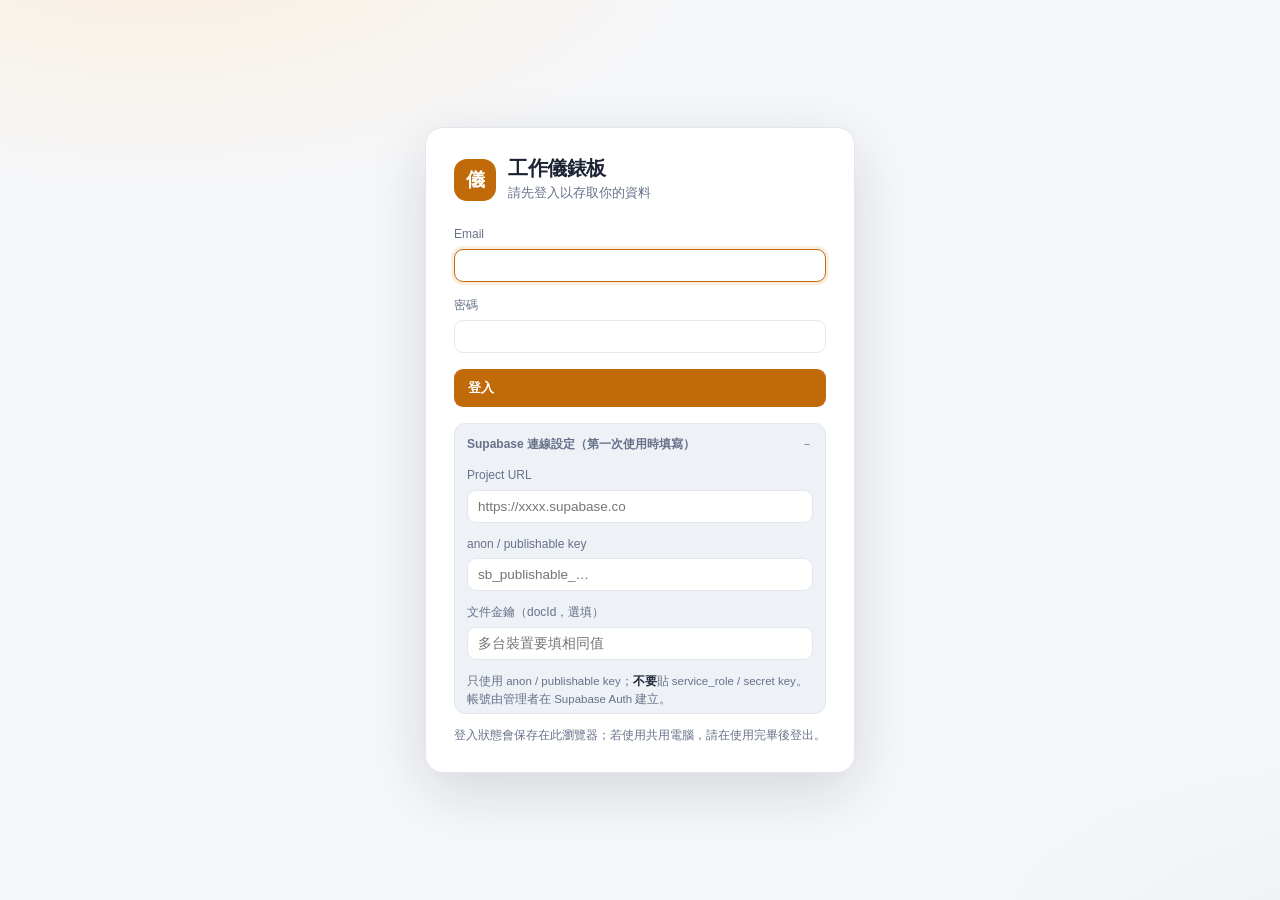
<file: index.html>
<!doctype html>
<html lang="zh-Hant">
<head>
<meta charset="utf-8" />
<meta name="viewport" content="width=device-width, initial-scale=1, viewport-fit=cover" />
<meta name="theme-color" content="#f6f7f9" media="(prefers-color-scheme: light)" />
<meta name="theme-color" content="#0f1115" media="(prefers-color-scheme: dark)" />
<meta name="apple-mobile-web-app-capable" content="yes" />
<meta name="mobile-web-app-capable" content="yes" />
<meta name="apple-mobile-web-app-status-bar-style" content="default" />
<meta name="apple-mobile-web-app-title" content="儀錶板" />
<meta name="description" content="個人工作儀錶板：任務、AI 工作區、專案、會議與私人行程、文件、工時統計與工作報表" />
<title>工作儀錶板</title>
<link rel="icon" href="data:image/svg+xml,%3Csvg xmlns='http://www.w3.org/2000/svg' viewBox='0 0 64 64'%3E%3Crect width='64' height='64' rx='14' fill='%23c06a0a'/%3E%3Ctext x='32' y='43' font-size='34' text-anchor='middle' fill='white' font-family='sans-serif'%3E%E5%84%80%3C/text%3E%3C/svg%3E" />
<link rel="stylesheet" href="styles.css?v=1.7" />
<script>
/* 在繪製前決定主題與主色，避免閃爍 */
(function(){
  try{
    var m = localStorage.getItem('wd-theme') || 'system';
    var d = m === 'system' ? (matchMedia('(prefers-color-scheme: dark)').matches ? 'dark' : 'light') : m;
    document.documentElement.dataset.theme = d;
    var a = localStorage.getItem('wd-accent');
    document.documentElement.dataset.accent = a || 'orange';
  }catch(e){}
})();
</script>
</head>
<body class="auth-locked">
<div class="auth-gate" id="auth-gate">
  <div class="auth-card">
    <div class="auth-brand">
      <div class="logo">儀</div>
      <div>
        <h1>工作儀錶板</h1>
        <p class="auth-sub">請先登入以存取你的資料</p>
      </div>
    </div>
    <form id="auth-form" class="auth-form">
      <div class="field">
        <label for="auth-email">Email</label>
        <input id="auth-email" type="email" autocomplete="username" inputmode="email" required>
      </div>
      <div class="field">
        <label for="auth-password">密碼</label>
        <input id="auth-password" type="password" autocomplete="current-password" required>
      </div>
      <p class="auth-error" id="auth-error" hidden></p>
      <button class="btn btn-primary auth-submit" id="auth-submit" type="submit">登入</button>
    </form>
    <details class="auth-config" id="auth-config">
      <summary>Supabase 連線設定（第一次使用時填寫）</summary>
      <div class="body">
        <div class="field">
          <label for="auth-url">Project URL</label>
          <input id="auth-url" type="url" placeholder="https://xxxx.supabase.co" autocomplete="off" spellcheck="false">
        </div>
        <div class="field">
          <label for="auth-key">anon / publishable key</label>
          <input id="auth-key" type="text" placeholder="sb_publishable_…" autocomplete="off" spellcheck="false">
        </div>
        <div class="field">
          <label for="auth-doc">文件金鑰（docId，選填）</label>
          <input id="auth-doc" type="text" placeholder="多台裝置要填相同值" autocomplete="off" spellcheck="false">
        </div>
        <p class="auth-note">只使用 anon / publishable key；<b>不要</b>貼 service_role / secret key。帳號由管理者在 Supabase Auth 建立。</p>
      </div>
    </details>
    <p class="auth-note">登入狀態會保存在此瀏覽器；若使用共用電腦，請在使用完畢後登出。</p>
    <noscript><p class="auth-note">此頁需要 JavaScript 才能登入。</p></noscript>
  </div>
</div>
<div class="app">

  <!-- ============ 側邊欄 ============ -->
  <aside class="sidebar">
    <div class="brand">
      <div class="logo">儀</div>
      <span>工作儀錶板</span>
    </div>
    <nav class="nav">
      <a class="active" data-action="nav" data-view="overview">
        <svg viewBox="0 0 24 24" fill="none" stroke="currentColor" stroke-width="2" stroke-linecap="round" stroke-linejoin="round"><rect x="3" y="3" width="7" height="7" rx="1.5"/><rect x="14" y="3" width="7" height="7" rx="1.5"/><rect x="3" y="14" width="7" height="7" rx="1.5"/><rect x="14" y="14" width="7" height="7" rx="1.5"/></svg>
        總覽
      </a>
      <a data-action="nav" data-view="tasks">
        <svg viewBox="0 0 24 24" fill="none" stroke="currentColor" stroke-width="2" stroke-linecap="round" stroke-linejoin="round"><polyline points="9 11 12 14 22 4"/><path d="M21 12v7a2 2 0 0 1-2 2H5a2 2 0 0 1-2-2V5a2 2 0 0 1 2-2h11"/></svg>
        任務
      </a>
      <a data-action="nav" data-view="projects">
        <svg viewBox="0 0 24 24" fill="none" stroke="currentColor" stroke-width="2" stroke-linecap="round" stroke-linejoin="round"><path d="M22 19a2 2 0 0 1-2 2H4a2 2 0 0 1-2-2V5a2 2 0 0 1 2-2h5l2 3h9a2 2 0 0 1 2 2z"/></svg>
        專案
      </a>
      <a data-action="nav" data-view="meetings">
        <svg viewBox="0 0 24 24" fill="none" stroke="currentColor" stroke-width="2" stroke-linecap="round" stroke-linejoin="round"><rect x="3" y="4" width="18" height="18" rx="2"/><line x1="16" y1="2" x2="16" y2="6"/><line x1="8" y1="2" x2="8" y2="6"/><line x1="3" y1="10" x2="21" y2="10"/></svg>
        日曆
      </a>
      <a data-action="nav" data-view="docs">
        <svg viewBox="0 0 24 24" fill="none" stroke="currentColor" stroke-width="2" stroke-linecap="round" stroke-linejoin="round"><path d="M14 2H6a2 2 0 0 0-2 2v16a2 2 0 0 0 2 2h12a2 2 0 0 0 2-2V8z"/><polyline points="14 2 14 8 20 8"/><line x1="16" y1="13" x2="8" y2="13"/><line x1="16" y1="17" x2="8" y2="17"/></svg>
        文件
      </a>
      <a data-action="nav" data-view="stats">
        <svg viewBox="0 0 24 24" fill="none" stroke="currentColor" stroke-width="2" stroke-linecap="round" stroke-linejoin="round"><line x1="12" y1="20" x2="12" y2="10"/><line x1="18" y1="20" x2="18" y2="4"/><line x1="6" y1="20" x2="6" y2="16"/></svg>
        統計
      </a>
      <a data-action="nav" data-view="fun">
        <svg viewBox="0 0 24 24" fill="none" stroke="currentColor" stroke-width="2" stroke-linecap="round" stroke-linejoin="round"><path d="M18 8h1a4 4 0 0 1 0 8h-1"/><path d="M2 8h16v9a4 4 0 0 1-4 4H6a4 4 0 0 1-4-4V8z"/><line x1="6" y1="1" x2="6" y2="4"/><line x1="10" y1="1" x2="10" y2="4"/><line x1="14" y1="1" x2="14" y2="4"/></svg>
        摸魚區
      </a>
      <a data-action="nav" data-view="settings">
        <svg viewBox="0 0 24 24" fill="none" stroke="currentColor" stroke-width="2" stroke-linecap="round" stroke-linejoin="round"><line x1="4" y1="21" x2="4" y2="14"/><line x1="4" y1="10" x2="4" y2="3"/><line x1="12" y1="21" x2="12" y2="12"/><line x1="12" y1="8" x2="12" y2="3"/><line x1="20" y1="21" x2="20" y2="16"/><line x1="20" y1="12" x2="20" y2="3"/><line x1="1" y1="14" x2="7" y2="14"/><line x1="9" y1="8" x2="15" y2="8"/><line x1="17" y1="16" x2="23" y2="16"/></svg>
        設定
      </a>
    </nav>
    <div class="theme-box">
      <label>外觀</label>
      <div class="seg" id="theme-seg">
        <button type="button" data-mode="system" class="on">系統</button>
        <button type="button" data-mode="light">淺色</button>
        <button type="button" data-mode="dark">深色</button>
      </div>
      <label style="margin-top:12px">主色</label>
      <div class="swatches" id="accent-swatches">
        <button type="button" class="sw on" data-accent="orange" title="橙"></button>
        <button type="button" class="sw" data-accent="blue" title="藍"></button>
        <button type="button" class="sw" data-accent="teal" title="青綠"></button>
        <button type="button" class="sw" data-accent="violet" title="紫"></button>
        <button type="button" class="sw" data-accent="graphite" title="石墨"></button>
      </div>
      <p class="foot-note">v1.7・登入保護＋雲端同步<br>Ctrl+K 全域搜尋</p>
    </div>
  </aside>

  <!-- ============ 主區 ============ -->
  <div class="main">
    <header class="topbar">
      <h1 id="page-title">總覽</h1>
      <div class="search" data-action="open-search">
        <svg viewBox="0 0 24 24" fill="none" stroke="currentColor" stroke-width="2" stroke-linecap="round" stroke-linejoin="round"><circle cx="11" cy="11" r="8"/><line x1="21" y1="21" x2="16.65" y2="16.65"/></svg>
        <span>搜尋任務、AI、會議、行程…</span>
        <kbd>Ctrl K</kbd>
      </div>
      <div class="spacer"></div>
      <span class="dim" id="today-label"></span>
      <span class="dim auth-email" id="auth-user-email"></span>
      <button class="btn btn-ghost auth-logout" type="button" data-auth-logout>登出</button>
      <button class="btn btn-primary" data-action="open-task">
        <svg viewBox="0 0 24 24" fill="none" stroke="currentColor" stroke-width="2.4" stroke-linecap="round"><line x1="12" y1="5" x2="12" y2="19"/><line x1="5" y1="12" x2="19" y2="12"/></svg>
        新增任務
      </button>
    </header>

    <div class="content">
      <section id="view-overview" class="view on"></section>
      <section id="view-tasks" class="view"></section>
      <section id="view-projects" class="view"></section>
      <section id="view-meetings" class="view"></section>
      <section id="view-docs" class="view"></section>
      <section id="view-stats" class="view"></section>
      <section id="view-fun" class="view"></section>
      <section id="view-settings" class="view"></section>
    </div>
  </div>
</div>

<div id="modal-root"></div>
<div id="toasts"></div>
<script src="auth.js?v=1.7"></script>
</body>
</html>
</file>
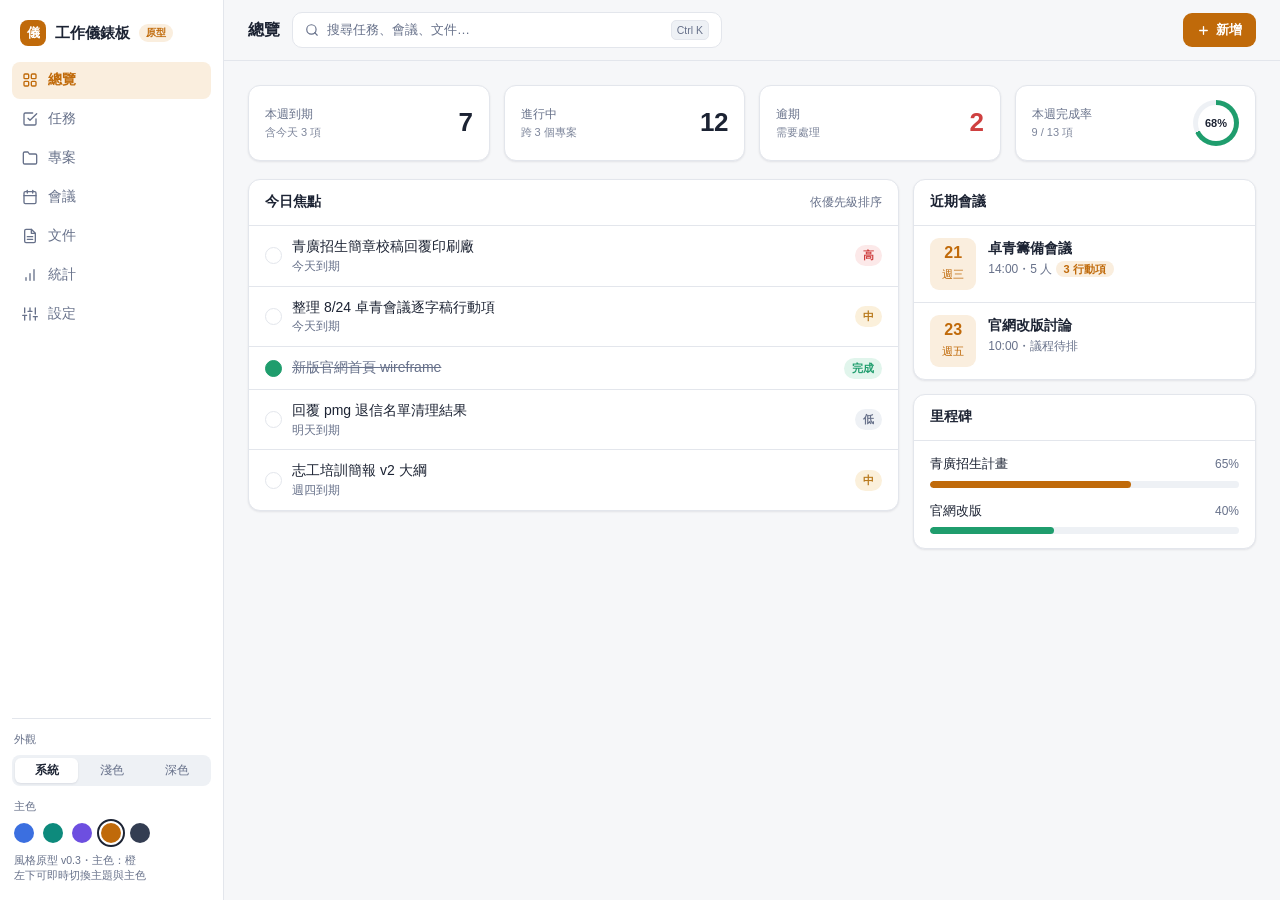
<file: prototype.html>
<!doctype html>
<html lang="zh-Hant">
<head>
<meta charset="utf-8" />
<meta name="viewport" content="width=device-width, initial-scale=1" />
<title>工作儀錶板｜風格原型</title>
<script>
/* 在繪製前先決定主題，避免閃爍 */
(function(){
  try{
    var m = localStorage.getItem('wd-theme') || 'system';
    var d = m === 'system' ? (matchMedia('(prefers-color-scheme: dark)').matches ? 'dark' : 'light') : m;
    document.documentElement.dataset.theme = d;
    var a = localStorage.getItem('wd-accent');
    if (a) document.documentElement.dataset.accent = a;
  }catch(e){}
})();
</script>
<style>
/* ============ 設計代幣（淺色） ============ */
:root{
  color-scheme: light;
  --bg:#f6f7f9;
  --surface:#ffffff;
  --surface-2:#eef1f5;
  --sidebar:#ffffff;
  --border:#e3e6ec;
  --text:#1c2333;
  --dim:#67718a;
  --accent:#c06a0a;
  --accent-soft:#faeede;
  --amber:#b97a1e;
  --amber-soft:#fbf0db;
  --red:#cf4040;
  --red-soft:#fce9e9;
  --green:#1f9d6d;
  --green-soft:#e1f5ec;
  --shadow:0 1px 2px rgba(16,24,40,.05),0 1px 3px rgba(16,24,40,.04);
  --radius:12px;
}
/* ============ 設計代幣（深色，跟隨系統） ============ */
@media (prefers-color-scheme: dark){
  :root:not([data-theme="light"]){
    color-scheme: dark;
    --bg:#0f1115;
    --surface:#171a21;
    --surface-2:#1f242e;
    --sidebar:#131720;
    --border:#262c38;
    --text:#e7eaf0;
    --dim:#98a2b3;
    --accent:#5b8cff;
    --accent-soft:#1d2a4a;
    --amber:#e0a33d;
    --amber-soft:#33280f;
    --red:#f06a6a;
    --red-soft:#3a1717;
    --green:#3ecb95;
    --green-soft:#0f2e23;
    --shadow:0 1px 2px rgba(0,0,0,.35),0 1px 3px rgba(0,0,0,.25);
  }
}
/* ============ 設計代幣（深色，手動指定） ============ */
:root[data-theme="dark"]{
  color-scheme: dark;
  --bg:#0f1115;
  --surface:#171a21;
  --surface-2:#1f242e;
  --sidebar:#131720;
  --border:#262c38;
  --text:#e7eaf0;
  --dim:#98a2b3;
  --accent:#5b8cff;
  --accent-soft:#1d2a4a;
  --amber:#e0a33d;
  --amber-soft:#33280f;
  --red:#f06a6a;
  --red-soft:#3a1717;
  --green:#3ecb95;
  --green-soft:#0f2e23;
  --shadow:0 1px 2px rgba(0,0,0,.35),0 1px 3px rgba(0,0,0,.25);
}

/* ============ 主色變化 ============ */
:root{--accent-strong:var(--accent)}
/* 淺色 */
:root[data-accent="teal"]{--accent:#0d8a7c;--accent-strong:#0d8a7c;--accent-soft:#ddf3f0}
:root[data-accent="violet"]{--accent:#6d4fe0;--accent-strong:#6846d6;--accent-soft:#efeafd}
:root[data-accent="orange"]{--accent:#c06a0a;--accent-strong:#c06a0a;--accent-soft:#faeede}
:root[data-accent="graphite"]{--accent:#333d52;--accent-strong:#2b3346;--accent-soft:#e9ecf2}
/* 深色（跟隨系統） */
@media (prefers-color-scheme: dark){
  :root:not([data-theme="light"]){--accent-strong:#3f6fe8}
  :root:not([data-theme="light"])[data-accent="teal"]{--accent:#2ec4b6;--accent-strong:#1f9c90;--accent-soft:#11332e}
  :root:not([data-theme="light"])[data-accent="violet"]{--accent:#a08cff;--accent-strong:#7a5df0;--accent-soft:#2a2244}
  :root:not([data-theme="light"])[data-accent="orange"]{--accent:#f0a34d;--accent-strong:#d0821e;--accent-soft:#362611}
  :root:not([data-theme="light"])[data-accent="graphite"]{--accent:#aab6cc;--accent-strong:#3a4356;--accent-soft:#232a38}
}
/* 深色（手動） */
:root[data-theme="dark"]{--accent-strong:#3f6fe8}
:root[data-theme="dark"][data-accent="teal"]{--accent:#2ec4b6;--accent-strong:#1f9c90;--accent-soft:#11332e}
:root[data-theme="dark"][data-accent="violet"]{--accent:#a08cff;--accent-strong:#7a5df0;--accent-soft:#2a2244}
:root[data-theme="dark"][data-accent="orange"]{--accent:#f0a34d;--accent-strong:#d0821e;--accent-soft:#362611}
:root[data-theme="dark"][data-accent="graphite"]{--accent:#aab6cc;--accent-strong:#3a4356;--accent-soft:#232a38}

/* 預設主色＝橙（覆蓋深色底值） */
:root[data-theme="dark"]{--accent:#f0a34d;--accent-soft:#362611;--accent-strong:#d0821e}
@media (prefers-color-scheme: dark){
  :root:not([data-theme="light"]){--accent:#f0a34d;--accent-soft:#362611;--accent-strong:#d0821e}
}
/* 藍（選用） */
:root[data-accent="blue"]{--accent:#3b6fe0;--accent-strong:#3b6fe0;--accent-soft:#e9effc}
:root[data-theme="dark"][data-accent="blue"]{--accent:#5b8cff;--accent-strong:#3f6fe8;--accent-soft:#1d2a4a}
@media (prefers-color-scheme: dark){
  :root:not([data-theme="light"])[data-accent="blue"]{--accent:#5b8cff;--accent-strong:#3f6fe8;--accent-soft:#1d2a4a}
}

/* ============ 基礎 ============ */
*{box-sizing:border-box}
body{
  margin:0;
  font-family:-apple-system,BlinkMacSystemFont,"Segoe UI","Noto Sans TC","Microsoft JhengHei",sans-serif;
  font-size:14px;
  line-height:1.55;
  background:var(--bg);
  color:var(--text);
  -webkit-font-smoothing:antialiased;
}
.hide{display:none !important}

/* ============ 版面骨架 ============ */
.app{display:flex;min-height:100vh}
.sidebar{
  width:224px;flex:0 0 224px;
  background:var(--sidebar);
  border-right:1px solid var(--border);
  display:flex;flex-direction:column;
  padding:16px 12px;
  position:sticky;top:0;height:100vh;
}
.brand{display:flex;align-items:center;gap:9px;padding:4px 8px 16px;font-weight:700;font-size:15px}
.logo{width:26px;height:26px;border-radius:8px;background:var(--accent-strong);
  color:#fff;display:grid;place-items:center;font-size:13px;font-weight:700;flex:0 0 26px}
.brand .badge{font-size:10px;font-weight:600;color:var(--accent);background:var(--accent-soft);
  padding:1px 7px;border-radius:999px}
.nav{display:flex;flex-direction:column;gap:2px;flex:1}
.nav a{
  display:flex;align-items:center;gap:10px;
  padding:8px 10px;border-radius:8px;
  color:var(--dim);text-decoration:none;font-size:13.5px;
  cursor:pointer;user-select:none;
}
.nav a:hover{background:var(--surface-2);color:var(--text)}
.nav a.active{background:var(--accent-soft);color:var(--accent);font-weight:600}
.nav svg{width:16px;height:16px;flex:0 0 16px}
.theme-box{border-top:1px solid var(--border);padding-top:12px;margin-top:10px}
.theme-box label{display:block;font-size:11px;color:var(--dim);margin:0 2px 7px}
.seg{display:flex;background:var(--surface-2);border-radius:8px;padding:3px;gap:2px}
.seg button{
  flex:1;border:0;background:transparent;color:var(--dim);
  font-size:11.5px;padding:5px 0;border-radius:6px;cursor:pointer;font-family:inherit;
}
.seg button.on{background:var(--surface);color:var(--text);box-shadow:var(--shadow);font-weight:600}
.swatches{display:flex;gap:9px;margin:2px 2px 8px}
.sw{width:20px;height:20px;border-radius:50%;border:0;cursor:pointer;padding:0}
.sw.on{outline:2px solid var(--text);outline-offset:2px}
.sw[data-accent="blue"]{background:#3b6fe0}
.sw[data-accent="teal"]{background:#0d8a7c}
.sw[data-accent="violet"]{background:#6d4fe0}
.sw[data-accent="orange"]{background:#c06a0a}
.sw[data-accent="graphite"]{background:#333d52}
.foot-note{font-size:10.5px;color:var(--dim);margin:10px 2px 0;line-height:1.5}

.main{flex:1;min-width:0;display:flex;flex-direction:column}

/* ============ 頂列 ============ */
.topbar{
  position:sticky;top:0;z-index:10;
  display:flex;align-items:center;gap:12px;
  padding:12px 24px;
  background:var(--bg);
  border-bottom:1px solid var(--border);
}
.topbar h1{font-size:16px;margin:0;flex:0 0 auto}
.search{
  flex:1;max-width:430px;display:flex;align-items:center;gap:8px;
  background:var(--surface);border:1px solid var(--border);border-radius:10px;
  padding:7px 12px;color:var(--dim);font-size:13px;cursor:text;
}
.search svg{width:14px;height:14px;flex:0 0 14px}
.search kbd{margin-left:auto;font-size:10.5px;border:1px solid var(--border);border-radius:5px;
  padding:1px 5px;color:var(--dim);font-family:inherit;background:var(--surface-2)}
.btn{border:0;border-radius:9px;padding:8px 14px;font-size:13px;font-weight:600;cursor:pointer;
  font-family:inherit;display:inline-flex;align-items:center;gap:6px}
.btn svg{width:13px;height:13px}
.btn-primary{background:var(--accent-strong);color:#fff}
.btn-ghost{background:var(--surface);border:1px solid var(--border);color:var(--text)}
.spacer{flex:1}

/* ============ 內容區 ============ */
.content{padding:24px;max-width:1200px;width:100%;margin:0 auto;flex:1}
.view{display:none}
.view.on{display:block}

.card{background:var(--surface);border:1px solid var(--border);border-radius:var(--radius);box-shadow:var(--shadow)}
.card-h{display:flex;align-items:center;justify-content:space-between;gap:10px;
  padding:12px 16px;border-bottom:1px solid var(--border);font-weight:600;font-size:13.5px}
.card-b{padding:14px 16px}
.cnt{color:var(--dim);font-weight:400;font-size:12px}
.dim{color:var(--dim);font-size:12px;font-weight:400}

.kpis{display:grid;grid-template-columns:repeat(4,1fr);gap:14px;margin-bottom:18px}
.kpi{display:flex;align-items:center;justify-content:space-between;padding:14px 16px;gap:10px}
.kpi .n{font-size:26px;font-weight:700;letter-spacing:-.5px;line-height:1.15}
.kpi .n.red{color:var(--red)}
.kpi .l{font-size:12px;color:var(--dim)}
.kpi .l small{display:block;font-size:11px;color:var(--dim);opacity:.85}
.donut{width:46px;height:46px;border-radius:50%;position:relative;flex:0 0 46px}
.donut::before{content:"";position:absolute;inset:5px;border-radius:50%;background:var(--surface)}
.donut b{position:absolute;inset:0;display:grid;place-items:center;font-size:11px}

.grid-2{display:grid;grid-template-columns:1.9fr 1fr;gap:14px;align-items:start}
.grid-eq{display:grid;grid-template-columns:1fr 1fr;gap:14px;align-items:start}
.stack{display:flex;flex-direction:column;gap:14px}

/* ============ 清單列 / 標籤 ============ */
.trow{display:flex;align-items:center;gap:10px;padding:10px 16px;border-bottom:1px solid var(--border)}
.trow:last-child{border-bottom:0}
.check{width:17px;height:17px;border:1.5px solid var(--border);border-radius:50%;flex:0 0 17px;cursor:pointer}
.check.done{background:var(--green);border-color:var(--green)}
.trow .t{flex:1;min-width:0}
.trow .t small{display:block;color:var(--dim);font-size:11.5px}
.trow .t.done{color:var(--dim);text-decoration:line-through}

.pill{font-size:11px;font-weight:600;padding:2px 8px;border-radius:999px;white-space:nowrap}
.p-high{background:var(--red-soft);color:var(--red)}
.p-mid{background:var(--amber-soft);color:var(--amber)}
.p-low{background:var(--surface-2);color:var(--dim)}
.p-done{background:var(--green-soft);color:var(--green)}
.p-info{background:var(--accent-soft);color:var(--accent)}

.chip{padding:5px 12px;border-radius:999px;border:1px solid var(--border);color:var(--dim);
  font-size:12.5px;background:var(--surface);cursor:pointer;font-family:inherit}
.chip.on{background:var(--text);color:var(--bg);border-color:transparent;font-weight:600}
.toolbar{display:flex;align-items:center;gap:10px;margin-bottom:16px;flex-wrap:wrap}
.toolbar .push{margin-left:auto}

/* ============ 看板 ============ */
.board{display:grid;grid-template-columns:repeat(3,1fr);gap:14px;align-items:start}
.col .card-b{padding:6px 12px 12px}
.kcard{margin:8px 0;padding:12px;border:1px solid var(--border);border-radius:10px;
  background:var(--surface);box-shadow:var(--shadow);border-left:3px solid var(--border)}
.kcard.high{border-left-color:var(--red)}
.kcard.mid{border-left-color:var(--amber)}
.kcard.done{border-left-color:var(--green)}
.kt{font-size:13px;font-weight:600;margin-bottom:8px}
.kt.done{color:var(--dim);text-decoration:line-through;font-weight:500}
.kmeta{display:flex;align-items:center;justify-content:space-between;font-size:11.5px;color:var(--dim)}

/* ============ 日曆 ============ */
.cal{display:grid;grid-template-columns:repeat(7,1fr);gap:6px;padding:14px 16px}
.cal .wd{text-align:center;font-size:11px;color:var(--dim);padding:2px 0}
.cal .day{aspect-ratio:1.15;border-radius:8px;display:flex;align-items:center;justify-content:center;
  font-size:12.5px;position:relative;border:1px solid transparent;cursor:pointer}
.cal .day.mut{color:var(--dim);opacity:.4}
.cal .day.today{border-color:var(--accent);color:var(--accent);font-weight:700}
.cal .day:hover{background:var(--surface-2)}
.cal .day .dot{width:5px;height:5px;border-radius:50%;background:var(--accent);position:absolute;bottom:6px}

.meet{display:flex;gap:12px;padding:12px 16px;border-bottom:1px solid var(--border)}
.meet:last-child{border-bottom:0}
.datechip{flex:0 0 46px;text-align:center;background:var(--accent-soft);color:var(--accent);
  border-radius:9px;padding:6px 0;align-self:flex-start}
.datechip b{display:block;font-size:16px;line-height:1.15}
.datechip span{font-size:10.5px}

/* ============ 進度 / 里程碑 ============ */
.prog{height:7px;background:var(--surface-2);border-radius:999px;overflow:hidden}
.prog i{display:block;height:100%;background:var(--accent);border-radius:999px}
.prog.green i{background:var(--green)}
.ms-row{display:flex;flex-wrap:wrap;gap:6px;margin:14px 0 12px}
.ms{font-size:11px;padding:3px 9px;border-radius:999px;border:1px solid var(--border);color:var(--dim)}
.ms.done{background:var(--green-soft);border-color:transparent;color:var(--green)}
.ms.now{background:var(--accent-soft);color:var(--accent);border-color:transparent;font-weight:600}
.next{font-size:12px;color:var(--dim)}

/* ============ 圖表 ============ */
.bars{display:flex;gap:10px;height:110px;align-items:flex-end}
.bars .b{flex:1;display:flex;align-items:flex-end;height:100%}
.bars .b i{width:100%;background:var(--accent);opacity:.9;border-radius:6px 6px 3px 3px;min-height:3px}
.bars .b i.g{background:var(--green)}
.blabels{display:flex;gap:10px;margin-top:8px}
.blabels em{flex:1;text-align:center;font-style:normal;font-size:10.5px;color:var(--dim)}

/* ============ 佔位頁 ============ */
.placeholder{display:flex;flex-direction:column;align-items:center;gap:6px;padding:72px 20px;color:var(--dim);text-align:center}
.placeholder svg{width:28px;height:28px;opacity:.5;margin-bottom:4px}
.placeholder b{color:var(--text);font-size:15px}
.placeholder span{font-size:12.5px}

/* ============ 響應式 ============ */
@media (max-width:1100px){
  .kpis{grid-template-columns:repeat(2,1fr)}
  .grid-2,.grid-eq{grid-template-columns:1fr}
}
@media (max-width:760px){
  .app{flex-direction:column}
  .sidebar{width:100%;height:auto;position:static;flex-direction:row;align-items:center;
    gap:8px;padding:8px 12px;border-right:0;border-bottom:1px solid var(--border);overflow-x:auto}
  .brand{display:none}
  .nav{flex-direction:row;flex:0 0 auto}
  .nav a{white-space:nowrap;padding:6px 10px}
  .theme-box{border-top:0;margin:0;padding:0;margin-left:auto}
  .theme-box label,.foot-note{display:none}
  .seg{width:132px;flex:0 0 132px}
  .board{grid-template-columns:1fr}
  .topbar{flex-wrap:wrap}
  .content{padding:16px}
}
</style>
</head>
<body>
<div class="app">

  <!-- ============ 側邊欄 ============ -->
  <aside class="sidebar">
    <div class="brand">
      <div class="logo">儀</div>
      <span>工作儀錶板</span>
      <span class="badge">原型</span>
    </div>
    <nav class="nav">
      <a class="active" data-view="overview">
        <svg viewBox="0 0 24 24" fill="none" stroke="currentColor" stroke-width="2" stroke-linecap="round" stroke-linejoin="round"><rect x="3" y="3" width="7" height="7" rx="1.5"/><rect x="14" y="3" width="7" height="7" rx="1.5"/><rect x="3" y="14" width="7" height="7" rx="1.5"/><rect x="14" y="14" width="7" height="7" rx="1.5"/></svg>
        總覽
      </a>
      <a data-view="tasks">
        <svg viewBox="0 0 24 24" fill="none" stroke="currentColor" stroke-width="2" stroke-linecap="round" stroke-linejoin="round"><polyline points="9 11 12 14 22 4"/><path d="M21 12v7a2 2 0 0 1-2 2H5a2 2 0 0 1-2-2V5a2 2 0 0 1 2-2h11"/></svg>
        任務
      </a>
      <a data-view="projects">
        <svg viewBox="0 0 24 24" fill="none" stroke="currentColor" stroke-width="2" stroke-linecap="round" stroke-linejoin="round"><path d="M22 19a2 2 0 0 1-2 2H4a2 2 0 0 1-2-2V5a2 2 0 0 1 2-2h5l2 3h9a2 2 0 0 1 2 2z"/></svg>
        專案
      </a>
      <a data-view="meetings">
        <svg viewBox="0 0 24 24" fill="none" stroke="currentColor" stroke-width="2" stroke-linecap="round" stroke-linejoin="round"><rect x="3" y="4" width="18" height="18" rx="2"/><line x1="16" y1="2" x2="16" y2="6"/><line x1="8" y1="2" x2="8" y2="6"/><line x1="3" y1="10" x2="21" y2="10"/></svg>
        會議
      </a>
      <a data-view="docs">
        <svg viewBox="0 0 24 24" fill="none" stroke="currentColor" stroke-width="2" stroke-linecap="round" stroke-linejoin="round"><path d="M14 2H6a2 2 0 0 0-2 2v16a2 2 0 0 0 2 2h12a2 2 0 0 0 2-2V8z"/><polyline points="14 2 14 8 20 8"/><line x1="16" y1="13" x2="8" y2="13"/><line x1="16" y1="17" x2="8" y2="17"/></svg>
        文件
      </a>
      <a data-view="stats">
        <svg viewBox="0 0 24 24" fill="none" stroke="currentColor" stroke-width="2" stroke-linecap="round" stroke-linejoin="round"><line x1="12" y1="20" x2="12" y2="10"/><line x1="18" y1="20" x2="18" y2="4"/><line x1="6" y1="20" x2="6" y2="16"/></svg>
        統計
      </a>
      <a data-view="settings">
        <svg viewBox="0 0 24 24" fill="none" stroke="currentColor" stroke-width="2" stroke-linecap="round" stroke-linejoin="round"><line x1="4" y1="21" x2="4" y2="14"/><line x1="4" y1="10" x2="4" y2="3"/><line x1="12" y1="21" x2="12" y2="12"/><line x1="12" y1="8" x2="12" y2="3"/><line x1="20" y1="21" x2="20" y2="16"/><line x1="20" y1="12" x2="20" y2="3"/><line x1="1" y1="14" x2="7" y2="14"/><line x1="9" y1="8" x2="15" y2="8"/><line x1="17" y1="16" x2="23" y2="16"/></svg>
        設定
      </a>
    </nav>
    <div class="theme-box">
      <label>外觀</label>
      <div class="seg" id="theme-seg">
        <button data-mode="system" class="on">系統</button>
        <button data-mode="light">淺色</button>
        <button data-mode="dark">深色</button>
      </div>
      <label style="margin-top:12px">主色</label>
      <div class="swatches" id="accent-swatches">
        <button class="sw" data-accent="blue" title="藍"></button>
        <button class="sw" data-accent="teal" title="青綠"></button>
        <button class="sw" data-accent="violet" title="紫"></button>
        <button class="sw on" data-accent="orange" title="橙"></button>
        <button class="sw" data-accent="graphite" title="石墨"></button>
      </div>
      <p class="foot-note">風格原型 v0.3・主色：橙<br>左下可即時切換主題與主色</p>
    </div>
  </aside>

  <!-- ============ 主區 ============ -->
  <div class="main">
    <header class="topbar">
      <h1 id="page-title">總覽</h1>
      <div class="search">
        <svg viewBox="0 0 24 24" fill="none" stroke="currentColor" stroke-width="2" stroke-linecap="round" stroke-linejoin="round"><circle cx="11" cy="11" r="8"/><line x1="21" y1="21" x2="16.65" y2="16.65"/></svg>
        <span>搜尋任務、會議、文件…</span>
        <kbd>Ctrl K</kbd>
      </div>
      <div class="spacer"></div>
      <button class="btn btn-primary">
        <svg viewBox="0 0 24 24" fill="none" stroke="currentColor" stroke-width="2.4" stroke-linecap="round"><line x1="12" y1="5" x2="12" y2="19"/><line x1="5" y1="12" x2="19" y2="12"/></svg>
        新增
      </button>
    </header>

    <div class="content">

      <!-- ===== 總覽 ===== -->
      <section id="view-overview" class="view on">
        <div class="kpis">
          <div class="card kpi">
            <div><div class="l">本週到期<small>含今天 3 項</small></div></div>
            <div class="n">7</div>
          </div>
          <div class="card kpi">
            <div><div class="l">進行中<small>跨 3 個專案</small></div></div>
            <div class="n">12</div>
          </div>
          <div class="card kpi">
            <div><div class="l">逾期<small>需要處理</small></div></div>
            <div class="n red">2</div>
          </div>
          <div class="card kpi">
            <div><div class="l">本週完成率<small>9 / 13 項</small></div></div>
            <div class="donut" style="background:conic-gradient(var(--green) 0 68%,var(--surface-2) 68% 100%)"><b>68%</b></div>
          </div>
        </div>

        <div class="grid-2">
          <div class="card">
            <div class="card-h">今日焦點 <span class="cnt">依優先級排序</span></div>
            <div class="trow">
              <div class="check"></div>
              <div class="t">青廣招生簡章校稿回覆印刷廠<small>今天到期</small></div>
              <span class="pill p-high">高</span>
            </div>
            <div class="trow">
              <div class="check"></div>
              <div class="t">整理 8/24 卓青會議逐字稿行動項<small>今天到期</small></div>
              <span class="pill p-mid">中</span>
            </div>
            <div class="trow">
              <div class="check done"></div>
              <div class="t done">新版官網首頁 wireframe</div>
              <span class="pill p-done">完成</span>
            </div>
            <div class="trow">
              <div class="check"></div>
              <div class="t">回覆 pmg 退信名單清理結果<small>明天到期</small></div>
              <span class="pill p-low">低</span>
            </div>
            <div class="trow">
              <div class="check"></div>
              <div class="t">志工培訓簡報 v2 大綱<small>週四到期</small></div>
              <span class="pill p-mid">中</span>
            </div>
          </div>

          <div class="stack">
            <div class="card">
              <div class="card-h">近期會議</div>
              <div class="meet">
                <div class="datechip"><b>21</b><span>週三</span></div>
                <div>
                  <div style="font-weight:600">卓青籌備會議</div>
                  <div class="dim">14:00・5 人 <span class="pill p-info">3 行動項</span></div>
                </div>
              </div>
              <div class="meet">
                <div class="datechip"><b>23</b><span>週五</span></div>
                <div>
                  <div style="font-weight:600">官網改版討論</div>
                  <div class="dim">10:00・議程待排</div>
                </div>
              </div>
            </div>
            <div class="card">
              <div class="card-h">里程碑</div>
              <div class="card-b">
                <div style="display:flex;justify-content:space-between;font-size:12.5px;margin-bottom:6px">
                  <span>青廣招生計畫</span><span class="dim">65%</span>
                </div>
                <div class="prog"><i style="width:65%"></i></div>
                <div style="display:flex;justify-content:space-between;font-size:12.5px;margin:14px 0 6px">
                  <span>官網改版</span><span class="dim">40%</span>
                </div>
                <div class="prog green"><i style="width:40%"></i></div>
              </div>
            </div>
          </div>
        </div>
      </section>

      <!-- ===== 任務 ===== -->
      <section id="view-tasks" class="view">
        <div class="toolbar">
          <div class="seg" style="width:150px">
            <button class="on" data-tasksview="board">看板</button>
            <button data-tasksview="list">清單</button>
          </div>
          <button class="chip on">全部</button>
          <button class="chip">高優先</button>
          <button class="chip">本週到期</button>
          <button class="chip">逾期</button>
          <button class="btn btn-primary push">
            <svg viewBox="0 0 24 24" fill="none" stroke="currentColor" stroke-width="2.4" stroke-linecap="round"><line x1="12" y1="5" x2="12" y2="19"/><line x1="5" y1="12" x2="19" y2="12"/></svg>
            新增任務
          </button>
        </div>

        <div id="task-board" class="board">
          <div class="col">
            <div class="card">
              <div class="card-h">待辦 <span class="cnt">3</span></div>
              <div class="card-b">
                <div class="kcard mid">
                  <div class="kt">整理 8/24 卓青會議逐字稿行動項</div>
                  <div class="kmeta"><span>今天到期</span><span class="pill p-mid">中</span></div>
                </div>
                <div class="kcard">
                  <div class="kt">回覆 pmg 退信名單清理結果</div>
                  <div class="kmeta"><span>明天到期</span><span class="pill p-low">低</span></div>
                </div>
                <div class="kcard mid">
                  <div class="kt">志工培訓簡報 v2 大綱</div>
                  <div class="kmeta"><span>週四到期</span><span class="pill p-mid">中</span></div>
                </div>
              </div>
            </div>
          </div>
          <div class="col">
            <div class="card">
              <div class="card-h">進行中 <span class="cnt">3</span></div>
              <div class="card-b">
                <div class="kcard high">
                  <div class="kt">青廣招生簡章校稿回覆印刷廠</div>
                  <div class="kmeta"><span>週五到期</span><span class="pill p-high">高</span></div>
                </div>
                <div class="kcard high">
                  <div class="kt">新版官網首頁 wireframe</div>
                  <div class="kmeta"><span>今天到期</span><span class="pill p-high">高</span></div>
                </div>
                <div class="kcard mid">
                  <div class="kt">招生表單自動回覆信文案</div>
                  <div class="kmeta"><span>週三到期</span><span class="pill p-mid">中</span></div>
                </div>
              </div>
            </div>
          </div>
          <div class="col">
            <div class="card">
              <div class="card-h">完成 <span class="cnt">2</span></div>
              <div class="card-b">
                <div class="kcard done">
                  <div class="kt done">卓青名單彙整</div>
                  <div class="kmeta"><span>10/16 完成</span><span class="pill p-done">完成</span></div>
                </div>
                <div class="kcard done">
                  <div class="kt done">八月會議紀錄歸檔</div>
                  <div class="kmeta"><span>10/15 完成</span><span class="pill p-done">完成</span></div>
                </div>
              </div>
            </div>
          </div>
        </div>

        <div id="task-list" class="hide">
          <div class="card">
            <div class="card-h">全部任務 <span class="cnt">8 項・依期限排序</span></div>
            <div class="trow"><div class="check"></div><div class="t">新版官網首頁 wireframe<small>官網改版・今天</small></div><span class="pill p-info">進行中</span><span class="pill p-high">高</span></div>
            <div class="trow"><div class="check"></div><div class="t">青廣招生簡章校稿回覆印刷廠<small>青廣招生計畫・週五</small></div><span class="pill p-info">進行中</span><span class="pill p-high">高</span></div>
            <div class="trow"><div class="check"></div><div class="t">招生表單自動回覆信文案<small>青廣招生計畫・週三</small></div><span class="pill p-info">進行中</span><span class="pill p-mid">中</span></div>
            <div class="trow"><div class="check"></div><div class="t">整理 8/24 卓青會議逐字稿行動項<small>會議跟進・今天</small></div><span class="pill p-low">待辦</span><span class="pill p-mid">中</span></div>
            <div class="trow"><div class="check"></div><div class="t">回覆 pmg 退信名單清理結果<small>信件往來・明天</small></div><span class="pill p-low">待辦</span><span class="pill p-low">低</span></div>
            <div class="trow"><div class="check"></div><div class="t">志工培訓簡報 v2 大綱<small>志工培訓・週四</small></div><span class="pill p-low">待辦</span><span class="pill p-mid">中</span></div>
            <div class="trow"><div class="check done"></div><div class="t done">卓青名單彙整<small>青廣招生計畫・10/16</small></div><span class="pill p-done">完成</span><span class="pill p-mid">中</span></div>
            <div class="trow"><div class="check done"></div><div class="t done">八月會議紀錄歸檔<small>會議跟進・10/15</small></div><span class="pill p-done">完成</span><span class="pill p-low">低</span></div>
          </div>
        </div>
      </section>

      <!-- ===== 專案 ===== -->
      <section id="view-projects" class="view">
        <div class="grid-eq">
          <div class="card">
            <div class="card-h">青廣招生計畫 <span class="pill p-info">65%</span></div>
            <div class="card-b">
              <div class="prog"><i style="width:65%"></i></div>
              <div class="ms-row">
                <span class="ms done">✓ 簡章定稿</span>
                <span class="ms done">✓ 報名表單</span>
                <span class="ms now">宣傳開跑</span>
                <span class="ms">面談</span>
                <span class="ms">公告錄取</span>
              </div>
              <div class="next">下一個里程碑：宣傳開跑・10/26（剩 4 項任務）</div>
            </div>
          </div>
          <div class="card">
            <div class="card-h">官網改版 <span class="pill p-info">40%</span></div>
            <div class="card-b">
              <div class="prog"><i style="width:40%"></i></div>
              <div class="ms-row">
                <span class="ms done">✓ Wireframe</span>
                <span class="ms now">視覺設計</span>
                <span class="ms">前端開發</span>
                <span class="ms">內容搬遷</span>
                <span class="ms">上線</span>
              </div>
              <div class="next">下一個里程碑：視覺設計定稿・11/02（剩 6 項任務）</div>
            </div>
          </div>
        </div>
      </section>

      <!-- ===== 會議 ===== -->
      <section id="view-meetings" class="view">
        <div class="grid-2">
          <div class="card">
            <div class="card-h">2026 年 10 月 <span class="cnt">• 有安排會議　◎ 今天</span></div>
            <div class="cal" id="cal-grid"></div>
          </div>
          <div class="stack">
            <div class="card">
              <div class="card-h">即將到來</div>
              <div class="meet">
                <div class="datechip"><b>21</b><span>週三</span></div>
                <div>
                  <div style="font-weight:600">卓青籌備會議</div>
                  <div class="dim">14:00・5 人・議程已排</div>
                  <div style="margin-top:6px"><span class="pill p-info">3 行動項 → 一鍵轉任務</span></div>
                </div>
              </div>
              <div class="meet">
                <div class="datechip"><b>23</b><span>週五</span></div>
                <div>
                  <div style="font-weight:600">官網改版討論</div>
                  <div class="dim">10:00・議程待排</div>
                </div>
              </div>
              <div class="meet">
                <div class="datechip"><b>27</b><span>週二</span></div>
                <div>
                  <div style="font-weight:600">招生進度追蹤</div>
                  <div class="dim">09:30・上次行動項 2 項未完成</div>
                  <div style="margin-top:6px"><span class="pill p-mid">有未結項目</span></div>
                </div>
              </div>
            </div>
            <div class="card">
              <div class="card-h">最近紀錄</div>
              <div class="trow"><div class="t">8/24 卓青會議逐字稿<small>已生成 5 個行動項</small></div><span class="pill p-info">已轉任務</span></div>
              <div class="trow"><div class="t">10/14 官網改版 kickoff<small>決議：先用現有品牌色</small></div><span class="pill p-low">已歸檔</span></div>
            </div>
          </div>
        </div>
      </section>

      <!-- ===== 統計 ===== -->
      <section id="view-stats" class="view">
        <div class="grid-eq">
          <div class="card">
            <div class="card-h">本週工時 <span class="cnt">34 小時・較上週 +4</span></div>
            <div class="card-b">
              <div class="bars">
                <div class="b"><i style="height:60%"></i></div>
                <div class="b"><i style="height:75%"></i></div>
                <div class="b"><i style="height:40%"></i></div>
                <div class="b"><i style="height:80%"></i></div>
                <div class="b"><i style="height:65%"></i></div>
                <div class="b"><i style="height:20%"></i></div>
                <div class="b"><i style="height:3px;opacity:.25"></i></div>
              </div>
              <div class="blabels">
                <em>一</em><em>二</em><em>三</em><em>四</em><em>五</em><em>六</em><em>日</em>
              </div>
            </div>
          </div>
          <div class="card">
            <div class="card-h">近四週完成率 <span class="cnt">9 完成 / 13 到期</span></div>
            <div class="card-b">
              <div class="bars">
                <div class="b"><i class="g" style="height:55%"></i></div>
                <div class="b"><i class="g" style="height:61%"></i></div>
                <div class="b"><i class="g" style="height:58%"></i></div>
                <div class="b"><i class="g" style="height:68%"></i></div>
              </div>
              <div class="blabels">
                <em>第 1 週</em><em>第 2 週</em><em>第 3 週</em><em>本週</em>
              </div>
            </div>
          </div>
        </div>
      </section>

      <!-- ===== 文件（佔位） ===== -->
      <section id="view-docs" class="view">
        <div class="card">
          <div class="placeholder">
            <svg viewBox="0 0 24 24" fill="none" stroke="currentColor" stroke-width="1.6" stroke-linecap="round" stroke-linejoin="round"><path d="M14 2H6a2 2 0 0 0-2 2v16a2 2 0 0 0 2 2h12a2 2 0 0 0 2-2V8z"/><polyline points="14 2 14 8 20 8"/><line x1="16" y1="13" x2="8" y2="13"/><line x1="16" y1="17" x2="8" y2="17"/></svg>
            <b>文件與知識庫</b>
            <span>文件卡片、全文搜尋、標籤分類 — 樣式確認後於 v1 建置</span>
          </div>
        </div>
      </section>

      <!-- ===== 設定（佔位） ===== -->
      <section id="view-settings" class="view">
        <div class="card">
          <div class="placeholder">
            <svg viewBox="0 0 24 24" fill="none" stroke="currentColor" stroke-width="1.6" stroke-linecap="round" stroke-linejoin="round"><line x1="4" y1="21" x2="4" y2="14"/><line x1="4" y1="10" x2="4" y2="3"/><line x1="12" y1="21" x2="12" y2="12"/><line x1="12" y1="8" x2="12" y2="3"/><line x1="20" y1="21" x2="20" y2="16"/><line x1="20" y1="12" x2="20" y2="3"/><line x1="1" y1="14" x2="7" y2="14"/><line x1="9" y1="8" x2="15" y2="8"/><line x1="17" y1="16" x2="23" y2="16"/></svg>
            <b>設定</b>
            <span>主題、資料匯入/匯出、整合（GitHub / 日曆）— 樣式確認後於 v1 建置</span>
          </div>
        </div>
      </section>

    </div>
  </div>
</div>

<script>
  var $ = function(s){ return document.querySelector(s); };
  var $$ = function(s){ return Array.prototype.slice.call(document.querySelectorAll(s)); };

  /* ---------- 頁面切換 ---------- */
  var titles = {overview:'總覽',tasks:'任務',projects:'專案',meetings:'會議',docs:'文件',stats:'統計',settings:'設定'};
  $$('.nav a').forEach(function(a){
    a.addEventListener('click', function(){
      $$('.nav a').forEach(function(x){ x.classList.toggle('active', x === a); });
      $$('.view').forEach(function(v){ v.classList.toggle('on', v.id === 'view-' + a.dataset.view); });
      $('#page-title').textContent = titles[a.dataset.view];
      window.scrollTo(0,0);
    });
  });

  /* ---------- 主題切換 ---------- */
  var mq = window.matchMedia('(prefers-color-scheme: dark)');
  var mode = localStorage.getItem('wd-theme') || 'system';
  function applyTheme(){
    var resolved = (mode === 'system') ? (mq.matches ? 'dark' : 'light') : mode;
    document.documentElement.dataset.theme = resolved;
    $$('#theme-seg button').forEach(function(b){ b.classList.toggle('on', b.dataset.mode === mode); });
  }
  $$('#theme-seg button').forEach(function(b){
    b.addEventListener('click', function(){
      mode = b.dataset.mode;
      try{ localStorage.setItem('wd-theme', mode); }catch(e){}
      applyTheme();
    });
  });
  if (mq.addEventListener) mq.addEventListener('change', function(){ if (mode === 'system') applyTheme(); });
  applyTheme();

  /* ---------- 主色切換 ---------- */
  var accent = localStorage.getItem('wd-accent') || 'orange';
  function applyAccent(){
    document.documentElement.dataset.accent = accent;
    $$('#accent-swatches .sw').forEach(function(b){ b.classList.toggle('on', b.dataset.accent === accent); });
  }
  $$('#accent-swatches .sw').forEach(function(b){
    b.addEventListener('click', function(){
      accent = b.dataset.accent;
      try{ localStorage.setItem('wd-accent', accent); }catch(e){}
      applyAccent();
    });
  });
  applyAccent();

  /* ---------- 任務：看板 / 清單切換 ---------- */
  $$('[data-tasksview]').forEach(function(b){
    b.addEventListener('click', function(){
      $$('[data-tasksview]').forEach(function(x){ x.classList.toggle('on', x === b); });
      $('#task-board').classList.toggle('hide', b.dataset.tasksview !== 'board');
      $('#task-list').classList.toggle('hide', b.dataset.tasksview !== 'list');
    });
  });

  /* ---------- 產生 2026 年 10 月日曆 ---------- */
  (function(){
    var grid = $('#cal-grid');
    if (!grid) return;
    ['日','一','二','三','四','五','六'].forEach(function(w){
      var d = document.createElement('div');
      d.className = 'wd'; d.textContent = w;
      grid.appendChild(d);
    });
    var firstDay = new Date(2026, 9, 1).getDay(); /* 4 = 週四 */
    var prevLast = 30; /* 9 月共 30 天 */
    var i, d;
    for (i = 0; i < firstDay; i++){
      d = document.createElement('div');
      d.className = 'day mut';
      d.textContent = prevLast - firstDay + 1 + i;
      grid.appendChild(d);
    }
    for (i = 1; i <= 31; i++){
      d = document.createElement('div');
      d.className = 'day';
      if (i === 19) d.classList.add('today');
      d.textContent = i;
      if (i === 21 || i === 23 || i === 27){
        var dot = document.createElement('span');
        dot.className = 'dot';
        d.appendChild(dot);
      }
      grid.appendChild(d);
    }
  })();
</script>
</body>
</html>
</file>
<file: styles.css>
/* ============================================================
   工作儀錶板 v1.7 — 樣式
   主色：橙（淺色 #c06a0a／深色 #f0a34d），可切換 藍/青綠/紫/石墨
   主題：跟隨系統 + 手動覆蓋
   ============================================================ */

/* ============ 設計代幣（淺色・預設主色：橙） ============ */
:root{
  color-scheme: light;
  --bg:#f6f7f9;
  --surface:#ffffff;
  --surface-2:#eef1f5;
  --sidebar:#ffffff;
  --border:#e3e6ec;
  --text:#1c2333;
  --dim:#67718a;
  --accent:#c06a0a;
  --accent-strong:var(--accent);
  --accent-soft:#faeede;
  --amber:#b97a1e;
  --amber-soft:#fbf0db;
  --red:#cf4040;
  --red-soft:#fce9e9;
  --green:#1f9d6d;
  --green-soft:#e1f5ec;
  --shadow:0 1px 2px rgba(16,24,40,.05),0 1px 3px rgba(16,24,40,.04);
  --radius:12px;
}
/* ============ 深色（跟隨系統；JS 未載入時的後援） ============ */
@media (prefers-color-scheme: dark){
  :root:not([data-theme="light"]){
    color-scheme: dark;
    --bg:#0f1115;
    --surface:#171a21;
    --surface-2:#1f242e;
    --sidebar:#131720;
    --border:#262c38;
    --text:#e7eaf0;
    --dim:#98a2b3;
    --accent:#f0a34d;
    --accent-strong:#d0821e;
    --accent-soft:#362611;
    --amber:#e0a33d;
    --amber-soft:#33280f;
    --red:#f06a6a;
    --red-soft:#3a1717;
    --green:#3ecb95;
    --green-soft:#0f2e23;
    --shadow:0 1px 2px rgba(0,0,0,.35),0 1px 3px rgba(0,0,0,.25);
  }
}
/* ============ 深色（JS 指定 data-theme="dark"） ============ */
:root[data-theme="dark"]{
  color-scheme: dark;
  --bg:#0f1115;
  --surface:#171a21;
  --surface-2:#1f242e;
  --sidebar:#131720;
  --border:#262c38;
  --text:#e7eaf0;
  --dim:#98a2b3;
  --accent:#f0a34d;
  --accent-strong:#d0821e;
  --accent-soft:#362611;
  --amber:#e0a33d;
  --amber-soft:#33280f;
  --red:#f06a6a;
  --red-soft:#3a1717;
  --green:#3ecb95;
  --green-soft:#0f2e23;
  --shadow:0 1px 2px rgba(0,0,0,.35),0 1px 3px rgba(0,0,0,.25);
}
/* ============ 主色變化 ============ */
:root[data-accent="blue"]{--accent:#3b6fe0;--accent-strong:#3b6fe0;--accent-soft:#e9effc}
:root[data-accent="teal"]{--accent:#0d8a7c;--accent-strong:#0d8a7c;--accent-soft:#ddf3f0}
:root[data-accent="violet"]{--accent:#6d4fe0;--accent-strong:#6846d6;--accent-soft:#efeafd}
:root[data-accent="graphite"]{--accent:#333d52;--accent-strong:#2b3346;--accent-soft:#e9ecf2}
:root[data-theme="dark"][data-accent="blue"]{--accent:#5b8cff;--accent-strong:#3f6fe8;--accent-soft:#1d2a4a}
:root[data-theme="dark"][data-accent="teal"]{--accent:#2ec4b6;--accent-strong:#1f9c90;--accent-soft:#11332e}
:root[data-theme="dark"][data-accent="violet"]{--accent:#a08cff;--accent-strong:#7a5df0;--accent-soft:#2a2244}
:root[data-theme="dark"][data-accent="graphite"]{--accent:#aab6cc;--accent-strong:#3a4356;--accent-soft:#232a38}

/* ============ 基礎 ============ */
*{box-sizing:border-box}
body{
  margin:0;
  font-family:-apple-system,BlinkMacSystemFont,"Segoe UI","Noto Sans TC","Microsoft JhengHei",sans-serif;
  font-size:14px;
  line-height:1.55;
  background:var(--bg);
  color:var(--text);
  -webkit-font-smoothing:antialiased;
  -webkit-tap-highlight-color:transparent;
}
a{color:var(--accent)}
.hide{display:none !important}
.dim{color:var(--dim);font-size:12px;font-weight:400}
.od{color:var(--red);font-weight:600}

/* ============ 版面骨架 ============ */
.app{display:flex;min-height:100vh}
.sidebar{
  width:224px;flex:0 0 224px;
  background:var(--sidebar);
  border-right:1px solid var(--border);
  display:flex;flex-direction:column;
  padding:16px 12px;
  position:sticky;top:0;height:100vh;
}
.brand{display:flex;align-items:center;gap:9px;padding:4px 8px 16px;font-weight:700;font-size:15px}
.logo{width:26px;height:26px;border-radius:8px;background:var(--accent-strong);
  color:#fff;display:grid;place-items:center;font-size:13px;font-weight:700;flex:0 0 26px}
.brand .badge{font-size:10px;font-weight:600;color:var(--accent);background:var(--accent-soft);
  padding:1px 7px;border-radius:999px}
.nav{display:flex;flex-direction:column;gap:2px;flex:1}
.nav a{
  display:flex;align-items:center;gap:10px;
  padding:8px 10px;border-radius:8px;
  color:var(--dim);text-decoration:none;font-size:13.5px;
  cursor:pointer;user-select:none;
}
.nav a:hover{background:var(--surface-2);color:var(--text)}
.nav a.active{background:var(--accent-soft);color:var(--accent);font-weight:600}
.nav svg{width:16px;height:16px;flex:0 0 16px}
.theme-box{border-top:1px solid var(--border);padding-top:12px;margin-top:10px}
.theme-box label{display:block;font-size:11px;color:var(--dim);margin:0 2px 7px}
.seg{display:flex;background:var(--surface-2);border-radius:8px;padding:3px;gap:2px}
.seg button{
  flex:1;border:0;background:transparent;color:var(--dim);
  font-size:11.5px;padding:5px 0;border-radius:6px;cursor:pointer;font-family:inherit;
}
.seg button.on{background:var(--surface);color:var(--text);box-shadow:var(--shadow);font-weight:600}
.seg.wide{width:100%}
.seg.wide button{font-size:12.5px;padding:6px 0}
.swatches{display:flex;gap:9px;margin:2px 2px 8px}
.sw{width:20px;height:20px;border-radius:50%;border:0;cursor:pointer;padding:0}
.sw.on{outline:2px solid var(--text);outline-offset:2px}
.sw[data-accent="orange"]{background:#c06a0a}
.sw[data-accent="blue"]{background:#3b6fe0}
.sw[data-accent="teal"]{background:#0d8a7c}
.sw[data-accent="violet"]{background:#6d4fe0}
.sw[data-accent="graphite"]{background:#333d52}
.swatches.big{gap:14px;margin:2px 0 0}
.swatches.big .sw{width:26px;height:26px}
.mini-label{display:block;font-size:12px;color:var(--dim);margin:0 0 7px}
.foot-note{font-size:10.5px;color:var(--dim);margin:10px 2px 0;line-height:1.5}

.main{flex:1;min-width:0;display:flex;flex-direction:column}

/* ============ 頂列 ============ */
.topbar{
  position:sticky;top:0;z-index:10;
  display:flex;align-items:center;gap:12px;
  padding:12px 24px;
  background:var(--bg);
  border-bottom:1px solid var(--border);
}
.topbar h1{font-size:16px;margin:0;flex:0 0 auto}
.search{
  flex:1;max-width:430px;display:flex;align-items:center;gap:8px;
  background:var(--surface);border:1px solid var(--border);border-radius:10px;
  padding:7px 12px;color:var(--dim);font-size:13px;cursor:text;
}
.search svg{width:14px;height:14px;flex:0 0 14px}
.search kbd{margin-left:auto;font-size:10.5px;border:1px solid var(--border);border-radius:5px;
  padding:1px 5px;color:var(--dim);font-family:inherit;background:var(--surface-2)}
.btn{border:0;border-radius:9px;padding:8px 14px;font-size:13px;font-weight:600;cursor:pointer;
  font-family:inherit;display:inline-flex;align-items:center;gap:6px}
.btn svg{width:13px;height:13px}
.btn-primary{background:var(--accent-strong);color:#fff}
.btn-primary:hover{filter:brightness(1.07)}
.btn-ghost{background:var(--surface);border:1px solid var(--border);color:var(--text)}
.btn-ghost:hover{background:var(--surface-2)}
.btn-danger{background:var(--red-soft);color:var(--red);border:1px solid transparent}
.btn-danger:hover{filter:brightness(.97)}
.spacer{flex:1}
.push{margin-left:auto}

/* 小圖示按鈕 */
.ibtn{width:26px;height:26px;border-radius:7px;border:1px solid var(--border);background:var(--surface);
  color:var(--dim);cursor:pointer;display:inline-grid;place-items:center;font-size:12px;padding:0;font-family:inherit}
.ibtn:hover{background:var(--surface-2);color:var(--text)}

/* ============ 內容區 ============ */
.content{padding:24px;max-width:1200px;width:100%;margin:0 auto;flex:1}
.view{display:none}
.view.on{display:block}

.card{background:var(--surface);border:1px solid var(--border);border-radius:var(--radius);box-shadow:var(--shadow)}
.card-h{display:flex;align-items:center;justify-content:space-between;gap:10px;
  padding:12px 16px;border-bottom:1px solid var(--border);font-weight:600;font-size:13.5px}
.card-b{padding:14px 16px}
.card-f{display:flex;align-items:center;gap:8px;padding:10px 16px;border-top:1px solid var(--border)}
.cnt{color:var(--dim);font-weight:400;font-size:12px}

.kpis{display:grid;grid-template-columns:repeat(4,1fr);gap:14px;margin-bottom:18px}
.kpi{display:flex;align-items:center;justify-content:space-between;padding:14px 16px;gap:10px}
.kpi .n{font-size:26px;font-weight:700;letter-spacing:-.5px;line-height:1.15}
.kpi .n.red{color:var(--red)}
.kpi .l{font-size:12px;color:var(--dim)}
.kpi .l small{display:block;font-size:11px;color:var(--dim);opacity:.85}
.donut{width:46px;height:46px;border-radius:50%;position:relative;flex:0 0 46px}
.donut::before{content:"";position:absolute;inset:5px;border-radius:50%;background:var(--surface)}
.donut b{position:absolute;inset:0;display:grid;place-items:center;font-size:11px}

.grid-2{display:grid;grid-template-columns:1.9fr 1fr;gap:14px;align-items:start}
.grid-eq{display:grid;grid-template-columns:1fr 1fr;gap:14px;align-items:start}
.stack{display:flex;flex-direction:column;gap:14px}

/* ============ 清單列 / 標籤 ============ */
.trow{display:flex;align-items:center;gap:10px;padding:10px 16px;border-bottom:1px solid var(--border);cursor:pointer}
.trow:last-child{border-bottom:0}
.trow:hover{background:var(--surface-2)}
.check{width:17px;height:17px;border:1.5px solid var(--border);border-radius:50%;flex:0 0 17px;cursor:pointer}
.check:hover{border-color:var(--accent)}
.check.done{background:var(--green);border-color:var(--green)}
.trow .t{flex:1;min-width:0}
.trow .t small{display:block;color:var(--dim);font-size:11.5px}
.trow .t.done{color:var(--dim);text-decoration:line-through}

.pill{font-size:11px;font-weight:600;padding:2px 8px;border-radius:999px;white-space:nowrap}
.p-high{background:var(--red-soft);color:var(--red)}
.p-mid{background:var(--amber-soft);color:var(--amber)}
.p-low{background:var(--surface-2);color:var(--dim)}
.p-done{background:var(--green-soft);color:var(--green)}
.p-info{background:var(--accent-soft);color:var(--accent)}
.p-ev{background:var(--green-soft);color:var(--green)}

.chip{padding:5px 12px;border-radius:999px;border:1px solid var(--border);color:var(--dim);
  font-size:12.5px;background:var(--surface);cursor:pointer;font-family:inherit}
.chip:hover{color:var(--text)}
.chip.on{background:var(--text);color:var(--bg);border-color:transparent;font-weight:600}
.toolbar{display:flex;align-items:center;gap:10px;margin-bottom:16px;flex-wrap:wrap}

/* ============ 看板 ============ */
.board{display:grid;grid-template-columns:repeat(3,1fr);gap:14px;align-items:start}
.board .card-b{padding:6px 12px 12px}
.kcard{margin:8px 0;padding:12px;border:1px solid var(--border);border-radius:10px;
  background:var(--surface);box-shadow:var(--shadow);border-left:3px solid var(--border);cursor:pointer}
.kcard:hover{border-color:var(--dim)}
.kcard.high{border-left-color:var(--red)}
.kcard.mid{border-left-color:var(--amber)}
.kcard.done{border-left-color:var(--green)}
.kcard.dragging{opacity:.4}
.drag-over{outline:2px dashed var(--accent);outline-offset:-4px;border-radius:10px}
.kt{font-size:13px;font-weight:600;margin-bottom:8px}
.kt.done{color:var(--dim);text-decoration:line-through;font-weight:500}
.kmeta{display:flex;align-items:center;justify-content:space-between;gap:8px;font-size:11.5px;color:var(--dim)}
.kmeta .kl{min-width:0;overflow:hidden;text-overflow:ellipsis;white-space:nowrap}
.kmeta .kr{display:inline-flex;align-items:center;gap:6px;flex:0 0 auto}
.src-badge{display:inline-flex;align-items:center;font-size:10px;font-weight:700;line-height:1.4;
  padding:1px 6px;border-radius:999px;background:var(--accent-soft);color:var(--accent);
  white-space:nowrap;text-decoration:none}
.modal-h .src-badge{font-weight:600;vertical-align:middle}

/* ============ AI 工作區 ============ */
.task-area-switch{display:flex;margin-bottom:14px}
.task-area-switch .seg{width:220px;max-width:100%}
.ai-board{grid-template-columns:repeat(4,minmax(0,1fr))}
.ai-board .card-b{padding:6px 10px 10px}
.ai-col-title{display:inline-flex;align-items:center;gap:7px}
.ai-col-dot{width:7px;height:7px;border-radius:50%;background:var(--dim);flex:0 0 7px;display:inline-block}
.ai-col-dot.doing{background:var(--accent)}
.ai-col-dot.waiting{background:var(--amber)}
.ai-col-dot.done{background:var(--green)}
.ai-card{margin:8px 0;padding:11px;border:1px solid var(--border);border-left:3px solid var(--border);
  border-radius:10px;background:var(--surface);box-shadow:var(--shadow);cursor:pointer}
.ai-card:hover{border-color:var(--dim)}
.ai-card.todo{border-left-color:var(--dim)}
.ai-card.doing{border-left-color:var(--accent)}
.ai-card.waiting{border-left-color:var(--amber)}
.ai-card.done{border-left-color:var(--green);opacity:.88}
.ai-card-top{display:flex;align-items:center;justify-content:flex-start;gap:7px;margin-bottom:7px}
.ai-title{font-size:13px;font-weight:600;line-height:1.4;margin-bottom:6px;overflow-wrap:anywhere}
.ai-desc{font-size:11.5px;color:var(--dim);line-height:1.5;display:-webkit-box;-webkit-line-clamp:3;-webkit-box-orient:vertical;overflow:hidden}
.ai-callout{font-size:11.5px;line-height:1.45;background:var(--surface-2);border-radius:8px;padding:7px 8px;margin-top:7px;color:var(--dim)}
.ai-callout b{display:block;color:var(--text);font-size:10.5px;margin-bottom:2px}
.ai-callout span{display:block;overflow-wrap:anywhere}
.ai-callout.wait{background:var(--amber-soft)}
.ai-callout.done{background:var(--green-soft)}
.ai-progress{display:flex;align-items:center;gap:8px;margin:9px 0 7px;font-size:10.5px;color:var(--dim)}
.ai-bar{height:5px;flex:1;background:var(--surface-2);border-radius:999px;overflow:hidden}
.ai-bar i{display:block;height:100%;background:var(--accent);border-radius:999px;transition:width .2s ease}
.ai-card.waiting .ai-bar i{background:var(--amber)}
.ai-card.done .ai-bar i{background:var(--green)}
.ai-meta{font-size:10.5px;color:var(--dim);line-height:1.45;overflow-wrap:anywhere}
.ai-actions{display:flex;gap:6px;flex-wrap:wrap;margin-top:9px}
.ai-act{border:1px solid var(--border);background:var(--surface-2);color:var(--text);font:inherit;
  font-size:10.5px;padding:4px 7px;border-radius:6px;cursor:pointer}
.ai-act:hover{border-color:var(--dim)}
.ai-act.primary{background:var(--accent-soft);border-color:transparent;color:var(--accent);font-weight:600}
.ai-intro{margin:-2px 2px 12px;line-height:1.5}
.ai-agent{margin-top:16px}
.ai-agent-grid{display:grid;grid-template-columns:1.2fr 1fr;gap:16px}
.ai-agent code{font-size:11px;background:var(--surface-2);padding:1px 4px;border-radius:4px}
.ai-code{font-family:ui-monospace,SFMono-Regular,Consolas,monospace;white-space:pre-wrap;background:var(--surface-2);
  padding:10px;border-radius:8px;font-size:11px;line-height:1.6;overflow:auto;overflow-wrap:anywhere}
.ai-agent-actions{display:flex;gap:8px;flex-wrap:wrap;margin-top:12px}
.ai-history{margin-top:14px;padding-top:12px;border-top:1px solid var(--border)}
.ai-history-row{display:flex;align-items:center;justify-content:space-between;gap:10px;font-size:11px;padding:4px 0;flex-wrap:wrap}
.ai-history-row .dim{font-size:10.5px}
.ai-history-note{flex:1 0 100%;font-size:11px;color:var(--dim);padding-left:8px;border-left:2px solid var(--border);overflow-wrap:anywhere}
.ai-mini .card-h .ibtn{width:24px;height:24px}
.ai-mini-grid{display:grid;grid-template-columns:repeat(4,1fr);gap:7px;text-align:center}
.ai-mini-grid .m{border:1px solid var(--border);border-radius:8px;padding:7px 2px;background:var(--surface-2)}
.ai-mini-grid b{display:block;font-size:16px;line-height:1.15}
.ai-mini-grid span{font-size:10px;color:var(--dim)}
.ai-mini-note{margin-top:9px;font-size:11.5px;color:var(--dim);line-height:1.45}
.ai-mini-note.wait{color:var(--amber)}
.ai-modal{max-width:620px}

/* ============ 日曆 ============ */
.cal-h{display:flex;align-items:center;gap:10px;padding:12px 16px;border-bottom:1px solid var(--border)}
.cal{display:grid;grid-template-columns:repeat(7,1fr);gap:6px;padding:14px 16px}
.cal .wd{text-align:center;font-size:11px;color:var(--dim);padding:2px 0}
.cal .day{aspect-ratio:1.15;border-radius:8px;display:flex;align-items:center;justify-content:center;
  font-size:12.5px;position:relative;border:1px solid transparent;cursor:pointer}
.cal .day.mut{color:var(--dim);opacity:.4;cursor:default}
.cal .day:not(.mut):hover{background:var(--surface-2)}
.cal .day.today{border-color:var(--accent);color:var(--accent);font-weight:700}
.cal .day .dots{position:absolute;bottom:5px;left:50%;transform:translateX(-50%);display:flex;gap:3px}
.cal .day .dot{width:5px;height:5px;border-radius:50%;background:var(--accent);position:static}
.cal .day .dot.ev{background:var(--green)}

.meet-toolbar .kbd-note{display:flex;align-items:center;gap:4px;flex-wrap:wrap}
.meet-tools{display:flex;gap:8px}
.legend-dot{display:inline-block;width:6px;height:6px;border-radius:50%;background:var(--accent);vertical-align:middle}
.legend-dot.ev{background:var(--green)}

.meet{display:flex;gap:12px;padding:12px 16px;border-bottom:1px solid var(--border);cursor:pointer}
.meet:last-child{border-bottom:0}
.meet:hover{background:var(--surface-2)}
.meet .body{min-width:0;flex:1}
.meet-tags{display:flex;gap:6px;flex-wrap:wrap;margin-top:6px}
.datechip{flex:0 0 46px;text-align:center;background:var(--accent-soft);color:var(--accent);
  border-radius:9px;padding:6px 0;align-self:flex-start}
.datechip.ev{background:var(--green-soft);color:var(--green)}
.datechip b{display:block;font-size:16px;line-height:1.15}
.datechip span{font-size:10.5px}

/* 當天行程彈窗 */
.day-list{margin:-4px 0}
.day-row{display:flex;align-items:center;gap:10px;padding:10px 8px;border-bottom:1px solid var(--border);border-radius:8px;cursor:pointer}
.day-row:last-child{border-bottom:0}
.day-row:hover{background:var(--surface-2)}
.day-time{flex:0 0 44px;font-size:12px;font-weight:600;color:var(--dim)}
.day-main{flex:1;min-width:0}
.day-main b{display:block;font-size:13.5px;overflow:hidden;text-overflow:ellipsis;white-space:nowrap}
.day-main small{display:block;color:var(--dim);font-size:11.5px;overflow:hidden;text-overflow:ellipsis;white-space:nowrap}

/* ============ 進度 / 里程碑 ============ */
.prog{height:7px;background:var(--surface-2);border-radius:999px;overflow:hidden}
.prog i{display:block;height:100%;background:var(--accent);border-radius:999px}
.prog.green i{background:var(--green)}
.ms-row{display:flex;flex-wrap:wrap;gap:6px;margin:14px 0 12px}
.ms{font-size:11px;padding:3px 9px;border-radius:999px;border:1px solid var(--border);color:var(--dim);cursor:pointer}
.ms:hover{background:var(--surface-2)}
.ms.done{background:var(--green-soft);border-color:transparent;color:var(--green)}
.ms.now{background:var(--accent-soft);color:var(--accent);border-color:transparent;font-weight:600}
.next{font-size:12px;color:var(--dim)}

/* ============ 文件卡 ============ */
.doc-grid{display:grid;grid-template-columns:repeat(auto-fill,minmax(250px,1fr));gap:14px}
.doc-card{display:flex;flex-direction:column;cursor:pointer}
.doc-card .card-b{flex:1}
.doc-note{color:var(--dim);font-size:12.5px;display:-webkit-box;-webkit-line-clamp:3;-webkit-box-orient:vertical;overflow:hidden}
.link{color:var(--accent);text-decoration:none;font-weight:600;font-size:12.5px}
.link:hover{text-decoration:underline}

/* ============ 摸魚區 ============ */
.link-grid{display:grid;grid-template-columns:repeat(auto-fill,minmax(250px,1fr));gap:14px}
.link-card{display:flex;align-items:center;gap:12px;padding:12px 14px;cursor:pointer}
.link-card:hover{border-color:var(--dim)}
.link-ico{width:42px;height:42px;border-radius:11px;flex:0 0 42px;display:grid;place-items:center;
  position:relative;overflow:hidden;color:#fff;font-weight:700;font-size:17px}
.link-ico span{position:relative;z-index:1}
.link-ico img{position:absolute;inset:7px;width:28px;height:28px;border-radius:6px;background:var(--surface);z-index:2}
.link-title{font-weight:600;font-size:13.5px;white-space:nowrap;overflow:hidden;text-overflow:ellipsis}
.link-sub{font-size:11.5px;color:var(--dim);white-space:nowrap;overflow:hidden;text-overflow:ellipsis}
.link-body{min-width:0;flex:1}
.link-acts{display:flex;gap:6px;flex:0 0 auto;opacity:.7}
.link-card:hover .link-acts{opacity:1}

/* ============ 圖表 ============ */
.bars{display:flex;gap:10px;height:110px;align-items:flex-end}
.bars .b{flex:1;display:flex;align-items:flex-end;height:100%}
.bars .b i{width:100%;background:var(--accent);opacity:.9;border-radius:6px 6px 3px 3px;min-height:3px}
.bars .b i.g{background:var(--green)}
.blabels{display:flex;gap:10px;margin-top:8px}
.blabels em{flex:1;text-align:center;font-style:normal;font-size:10.5px;color:var(--dim)}

/* ============ 工作報表 ============ */
.stats-toolbar{margin-bottom:14px}
.stats-tabs{width:220px}
.stats-tabs button{font-size:12.5px;padding:6px 0}
.report-bar{display:flex;align-items:center;gap:10px;flex-wrap:wrap;margin-bottom:14px}
.report-range{flex:0 0 132px}
.report-range button{padding:6px 0}
.report-nav{display:flex;align-items:center;gap:6px;flex:1;min-width:210px;max-width:380px}
.report-nav .rl{flex:1;min-width:0;text-align:center;line-height:1.25}
.report-nav .rl b{display:block;font-size:12.5px;font-weight:600;white-space:nowrap;overflow:hidden;text-overflow:ellipsis}
.report-nav .rl small{display:block;font-size:10.5px;color:var(--dim);white-space:nowrap;overflow:hidden;text-overflow:ellipsis}
.report-nav .btn{padding:5px 10px;font-size:12px}
.report-acts{display:flex;gap:8px}
.report-acts .btn{padding:6px 12px;font-size:12px}
.report-kpis{margin-bottom:14px}
.report-mini{display:grid;grid-template-columns:repeat(3,1fr);padding:12px 16px;margin-bottom:14px}
.report-mini .rm{display:flex;flex-direction:column;align-items:center;gap:2px;padding:2px 8px;border-right:1px solid var(--border);min-width:0}
.report-mini .rm:last-child{border-right:0}
.report-mini .rm b{font-size:20px;line-height:1.25;font-weight:700}
.report-mini .rm b em{font-style:normal;font-size:12px;color:var(--dim);font-weight:400}
.report-mini .rm span{font-size:11px;color:var(--dim);text-align:center}
.report-section{margin-bottom:14px}
.report-note{font-size:11.5px;color:var(--dim);margin:-4px 2px 14px}
.rep-ico{width:17px;height:17px;flex:0 0 17px;border-radius:50%;border:1.5px solid var(--border);display:inline-grid;place-items:center;font-size:10px;color:var(--dim);line-height:1}
.rep-ico.ok{background:var(--green);border-color:var(--green);color:#fff}
.rep-meet{border-bottom:1px solid var(--border)}
.rep-meet:last-child{border-bottom:0}
.rep-meet-h{display:flex;align-items:center;gap:10px;padding:10px 16px;cursor:pointer}
.rep-meet-h:hover{background:var(--surface-2)}
.rep-mdate{flex:0 0 46px;text-align:center;font-size:11px;color:var(--dim);line-height:1.2}
.rep-mdate small{display:block;font-size:10px}
.rep-mtitle{flex:1;min-width:0;font-weight:600;font-size:13px;overflow:hidden;text-overflow:ellipsis;white-space:nowrap}
.rep-ais{padding:0 16px 6px 72px}
.rep-ais .aitem{padding:6px 0;font-size:12.5px}
.rep-prow{display:grid;grid-template-columns:minmax(0,1fr) 52px 58px 48px;gap:8px;align-items:center;padding:9px 16px;border-bottom:1px solid var(--border);font-size:12.5px}
.rep-prow:last-child{border-bottom:0}
.rep-prow .nm{min-width:0;overflow:hidden;text-overflow:ellipsis;white-space:nowrap}
.rep-prow .v{text-align:right;color:var(--dim);font-size:11.5px}
.rep-prow .v b{color:var(--text);font-size:13px;font-weight:600}
.rep-phead{background:var(--surface-2);padding-top:7px;padding-bottom:7px;font-size:11px;color:var(--dim)}
.rep-phead .v{font-size:10.5px}
.rep-ptotal{background:var(--surface-2);font-weight:600}

/* ============ 其他 ============ */
.empty{padding:26px 12px;text-align:center;color:var(--dim);font-size:12.5px}
.prow{display:flex;align-items:center;gap:10px;padding:12px 16px;border-bottom:1px solid var(--border);font-size:13px}
.prow:last-child{border-bottom:0}
.kbd-note{font-size:12px;color:var(--dim)}

/* 雲端同步 / 說明區塊 */
input[type="checkbox"]{width:auto;accent-color:var(--accent)}
details{border:1px solid var(--border);border-radius:10px;padding:0 12px;margin-top:12px}
summary{cursor:pointer;padding:10px 0;font-weight:600;font-size:13px}
details .body{padding:0 0 12px}
details .kbd-note{margin:6px 0}
code{font-family:Consolas,Menlo,monospace;font-size:12px;background:var(--surface-2);border-radius:6px;padding:2px 6px}
pre{background:var(--surface-2);border-radius:8px;padding:10px 12px;overflow:auto;line-height:1.5;margin:6px 0}
pre code{background:none;padding:0}
.sync-status{font-size:12px;color:var(--dim)}
.sync-opts{display:flex;flex-direction:column;gap:8px;margin-bottom:12px;font-size:13px}
.sync-opts label{display:flex;align-items:flex-start;gap:8px;line-height:1.45}
.sync-opts input{margin-top:2px;flex:0 0 auto}
.sync-meta{display:flex;flex-direction:column;gap:7px;margin-top:12px;padding-top:12px;border-top:1px dashed var(--border);font-size:12px}
.sync-meta .m{display:flex;align-items:center;gap:10px;flex-wrap:wrap}
.sync-meta .m>span{color:var(--dim)}
.sync-meta .m>b{margin-left:auto;font-weight:600;display:inline-flex;align-items:center;gap:6px}
.sync-meta .ibtn{width:24px;height:24px;border-radius:6px;font-size:12px;display:inline-grid;place-items:center}

/* ============ 彈窗 / 表單 ============ */
.overlay{position:fixed;inset:0;background:rgba(15,17,21,.5);display:flex;align-items:center;
  justify-content:center;padding:20px;z-index:100}
.overlay.top{align-items:flex-start;padding-top:10vh}
.modal{background:var(--surface);border:1px solid var(--border);border-radius:14px;
  width:100%;max-width:560px;max-height:86vh;display:flex;flex-direction:column;
  box-shadow:0 10px 40px rgba(0,0,0,.25)}
.modal-h{display:flex;align-items:center;justify-content:space-between;gap:10px;
  padding:14px 18px;border-bottom:1px solid var(--border);font-weight:700;font-size:14px}
.modal-b{padding:16px 18px;overflow:auto}
.modal-f{display:flex;gap:10px;align-items:center;padding:14px 18px;border-top:1px solid var(--border)}

.field{margin-bottom:12px}
.field>label{display:block;font-size:12px;color:var(--dim);margin-bottom:5px}
input,select,textarea{
  font-family:inherit;font-size:13.5px;color:var(--text);
  background:var(--surface);border:1px solid var(--border);border-radius:9px;
  padding:8px 10px;width:100%;outline:none;
}
input:focus,select:focus,textarea:focus{border-color:var(--accent);box-shadow:0 0 0 3px var(--accent-soft)}
textarea{resize:vertical;line-height:1.5}
.row2{display:grid;grid-template-columns:1fr 1fr;gap:12px}
.row3{display:grid;grid-template-columns:150px 110px 1fr;gap:12px}

.search-bar{display:flex;gap:8px;align-items:center;padding:12px 16px;border-bottom:1px solid var(--border)}
.search-bar svg{width:15px;height:15px;color:var(--dim);flex:0 0 15px}
.search-bar input{border:0;box-shadow:none;background:transparent;font-size:15px;padding:4px 0}
.search-bar input:focus{box-shadow:none}
.sgroup{font-size:11px;color:var(--dim);padding:10px 16px 4px;font-weight:600}
.srow{display:flex;justify-content:space-between;gap:10px;padding:10px 16px;border-bottom:1px solid var(--border);cursor:pointer}
.srow:hover{background:var(--surface-2)}
.srow:last-child{border-bottom:0}
.srow .st{min-width:0;overflow:hidden;text-overflow:ellipsis;white-space:nowrap}

/* 會議行動項 */
.aitem{display:flex;align-items:center;gap:10px;padding:7px 0;border-bottom:1px solid var(--border)}
.aitem:last-of-type{border-bottom:0}
.ai-text{flex:1;min-width:0}
.ai-text.done{color:var(--dim);text-decoration:line-through}
.ai-add{display:flex;gap:8px;margin-top:10px}
.ai-add input{flex:1}

/* 通知 */
#toasts{position:fixed;bottom:20px;right:20px;z-index:300;display:flex;flex-direction:column;gap:8px}
.toast{background:var(--text);color:var(--bg);padding:9px 14px;border-radius:9px;font-size:13px;
  box-shadow:0 6px 24px rgba(0,0,0,.25);animation:toast-in .18s ease-out}
@keyframes toast-in{from{opacity:0;transform:translateY(6px)}to{opacity:1;transform:none}}

/* ============ 響應式 ============ */
@media (min-width:761px){
  /* 橫向 iPhone 的瀏海安全區域（桌面 env() 為 0，無影響） */
  .sidebar{padding-left:calc(12px + env(safe-area-inset-left))}
  .topbar{padding-right:calc(24px + env(safe-area-inset-right))}
  .content{padding-left:calc(24px + env(safe-area-inset-left));padding-right:calc(24px + env(safe-area-inset-right))}
  /* 桌機已有側邊欄外觀控制，設定頁的重複卡片隱藏 */
  .card.appearance-card{display:none}
}
@media (max-width:1100px){
  .kpis{grid-template-columns:repeat(2,1fr)}
  .grid-2,.grid-eq{grid-template-columns:1fr}
}
@media (max-width:900px){
  .board{grid-template-columns:1fr}
}

/* ---- 手機版（iPhone 6.1 吋≈390–393px；含瀏海／底部安全區域） ---- */
@media (max-width:760px){
  .app{flex-direction:column}

  /* 側邊欄 → 固定底部工具列 */
  .sidebar{
    position:fixed;left:0;right:0;bottom:0;top:auto;z-index:40;
    width:100%;height:auto;
    flex-direction:row;align-items:stretch;gap:0;
    padding:6px calc(6px + env(safe-area-inset-right)) calc(6px + env(safe-area-inset-bottom)) calc(6px + env(safe-area-inset-left));
    border-right:0;border-top:1px solid var(--border);
  }
  .brand,.theme-box{display:none}
  .nav{flex-direction:row;flex:1;gap:2px;justify-content:space-between}
  .nav a{
    flex:1;flex-direction:column;justify-content:center;align-items:center;
    gap:3px;padding:5px 2px;font-size:10.5px;border-radius:10px;white-space:nowrap;
  }
  .nav svg{width:19px;height:19px;flex:0 0 19px}

  /* 頂列：單行緊湊（標題＋搜尋圖示＋新增任務） */
  .topbar{
    flex-wrap:nowrap;gap:8px;
    padding:calc(8px + env(safe-area-inset-top)) calc(12px + env(safe-area-inset-right)) 8px calc(12px + env(safe-area-inset-left));
  }
  .topbar h1{flex:1 1 auto;min-width:0;overflow:hidden;text-overflow:ellipsis;white-space:nowrap}
  .topbar .spacer{display:none}
  #today-label{display:none}
  .search{flex:0 0 34px;width:34px;height:34px;justify-content:center;padding:0;border-radius:10px}
  .search span,.search kbd{display:none}
  .search svg{width:15px;height:15px;flex:0 0 15px}
  .topbar .btn-primary{padding:7px 11px;font-size:12.5px}

  /* 內容：底部預留工具列高度 */
  .content{padding:14px calc(14px + env(safe-area-inset-right)) calc(88px + env(safe-area-inset-bottom)) calc(14px + env(safe-area-inset-left))}

  /* 看板：橫向滑動＋對齊點 */
  .board{display:flex;overflow-x:auto;gap:12px;padding-bottom:6px;scroll-snap-type:x mandatory;-webkit-overflow-scrolling:touch}
  .board .col{flex:0 0 82%;min-width:82%;scroll-snap-align:start}
  .ai-board .col{flex:0 0 86%;min-width:86%}
  .task-area-switch .seg{width:100%;max-width:260px}
  .ai-agent-grid{grid-template-columns:1fr}
  .ai-agent-actions .btn{flex:1;justify-content:center}
  .ai-mini-grid{gap:5px}
  .ai-mini-grid b{font-size:15px}

  /* 彈窗：底部卡片式（搜尋維持頂部） */
  .overlay{align-items:flex-end;padding:0}
  .overlay.top{padding:calc(env(safe-area-inset-top) + 10px) 10px 10px}
  .modal{max-height:calc(100vh - 64px);max-height:calc(100dvh - 64px);border-radius:16px 16px 0 0}
  .modal-b{padding:14px 16px}
  .modal-f{padding:14px 16px calc(14px + env(safe-area-inset-bottom))}

  /* 通知：浮在工具列上方 */
  #toasts{bottom:calc(76px + env(safe-area-inset-bottom));right:12px;left:12px;align-items:center}
  .toast{max-width:100%}

  /* 表單與內容微調 */
  .row2{grid-template-columns:1fr}
  .row3{grid-template-columns:1fr 1fr}
  .row3 .field:nth-child(3){grid-column:1/-1}
  .toolbar{gap:8px;margin-bottom:14px}
  .toolbar .btn-primary[data-action="open-task"]{display:none}
  .meet-toolbar .kbd-note{display:none}
  .meet-tools{margin-left:0;width:100%}
  .meet-tools .btn{flex:1;justify-content:center}
  .card-h{padding:11px 14px}
  .card-b{padding:12px 14px}
  .cal{padding:10px 12px;gap:5px}

  /* 統計／工作報表 */
  .stats-toolbar .stats-tabs{width:100%}
  .report-bar{gap:8px}
  .report-range{flex:0 0 116px}
  .report-nav{flex:1 1 180px;min-width:0}
  .report-acts{flex:1 1 100%;margin-left:0}
  .report-acts .btn{flex:1;justify-content:center}
  .report-mini{padding:10px 6px}
  .report-mini .rm{padding:2px 4px}
  .report-mini .rm b{font-size:18px}
  .rep-ais{padding-left:16px}
  .rep-prow{grid-template-columns:minmax(0,1fr) 44px 50px 44px;padding-left:14px;padding-right:14px}
}
@media (min-width:761px) and (max-width:1200px){
  .board.ai-board{grid-template-columns:repeat(2,minmax(0,1fr))}
  .ai-agent-grid{grid-template-columns:1fr}
}
@media (max-width:430px){
  .kpis{gap:10px}
  .kpi{padding:12px}
  .kpi .n{font-size:22px}
  .donut{width:40px;height:40px;flex:0 0 40px}
  .nav a{font-size:10px;padding:5px 0}
  .topbar .btn-primary{padding:7px 10px}

  /* 統計／工作報表 */
  .report-range{flex-basis:104px}
  .report-nav .rl b{font-size:12px}
  .report-nav .rl small{font-size:10px}
}

/* ============ 登入閘門 ============ */
body.auth-locked .app{display:none !important}
.auth-gate{
  min-height:100vh;min-height:100dvh;
  display:flex;align-items:center;justify-content:center;
  padding:24px;
  background:
    radial-gradient(900px 420px at 12% -8%, var(--accent-soft), transparent 62%),
    radial-gradient(700px 360px at 105% 105%, var(--surface-2), transparent 60%),
    var(--bg);
}
.auth-gate[hidden]{display:none !important}
.auth-card{
  width:min(430px,100%);
  background:var(--surface);border:1px solid var(--border);
  border-radius:18px;box-shadow:0 18px 60px rgba(16,24,40,.14);
  padding:28px;
}
.auth-brand{display:flex;align-items:center;gap:12px;margin-bottom:22px}
.auth-brand .logo{width:42px;height:42px;flex:0 0 42px;border-radius:13px;font-size:19px}
.auth-brand h1{margin:0;font-size:20px;line-height:1.25;letter-spacing:-.02em}
.auth-sub{margin:3px 0 0;color:var(--dim);font-size:12.5px}
.auth-form .field{margin-bottom:14px}
.auth-submit{width:100%;margin-top:2px;padding:10px 14px}
.auth-error{
  margin:0 0 12px;padding:9px 11px;border-radius:9px;
  background:var(--red-soft);color:var(--red);font-size:12.5px;
}
.auth-error[hidden]{display:none}
.auth-config{
  border:1px solid var(--border);border-radius:11px;
  padding:0 12px;margin-top:16px;background:var(--surface-2);
}
.auth-config summary{
  cursor:pointer;padding:11px 0;color:var(--dim);
  font-size:12px;font-weight:600;list-style:none;
}
.auth-config summary::-webkit-details-marker{display:none}
.auth-config summary::after{content:'＋';float:right;font-weight:400}
.auth-config[open] summary::after{content:'－'}
.auth-config .body{padding:2px 0 4px}
.auth-config .field{margin-bottom:12px}
.auth-note{margin:12px 0 0;color:var(--dim);font-size:11.5px;line-height:1.6}
.auth-note b{color:var(--text)}
.auth-email{max-width:190px;overflow:hidden;text-overflow:ellipsis;white-space:nowrap}
.auth-logout{white-space:nowrap}
.sync-account{
  display:flex;align-items:center;justify-content:space-between;gap:12px;
  padding:10px 12px;margin-bottom:14px;
  border:1px solid var(--border);border-radius:10px;background:var(--surface-2);
}
.sync-account .who{min-width:0;display:flex;flex-direction:column;gap:2px}
.sync-account .who b{overflow:hidden;text-overflow:ellipsis;white-space:nowrap;font-size:13px}

@media (max-width:760px){
  .auth-gate{padding:16px}
  .auth-card{padding:22px 20px;border-radius:16px}
  .auth-email{display:none}
  .auth-logout{padding:7px 10px;font-size:12px}
}
</file>
